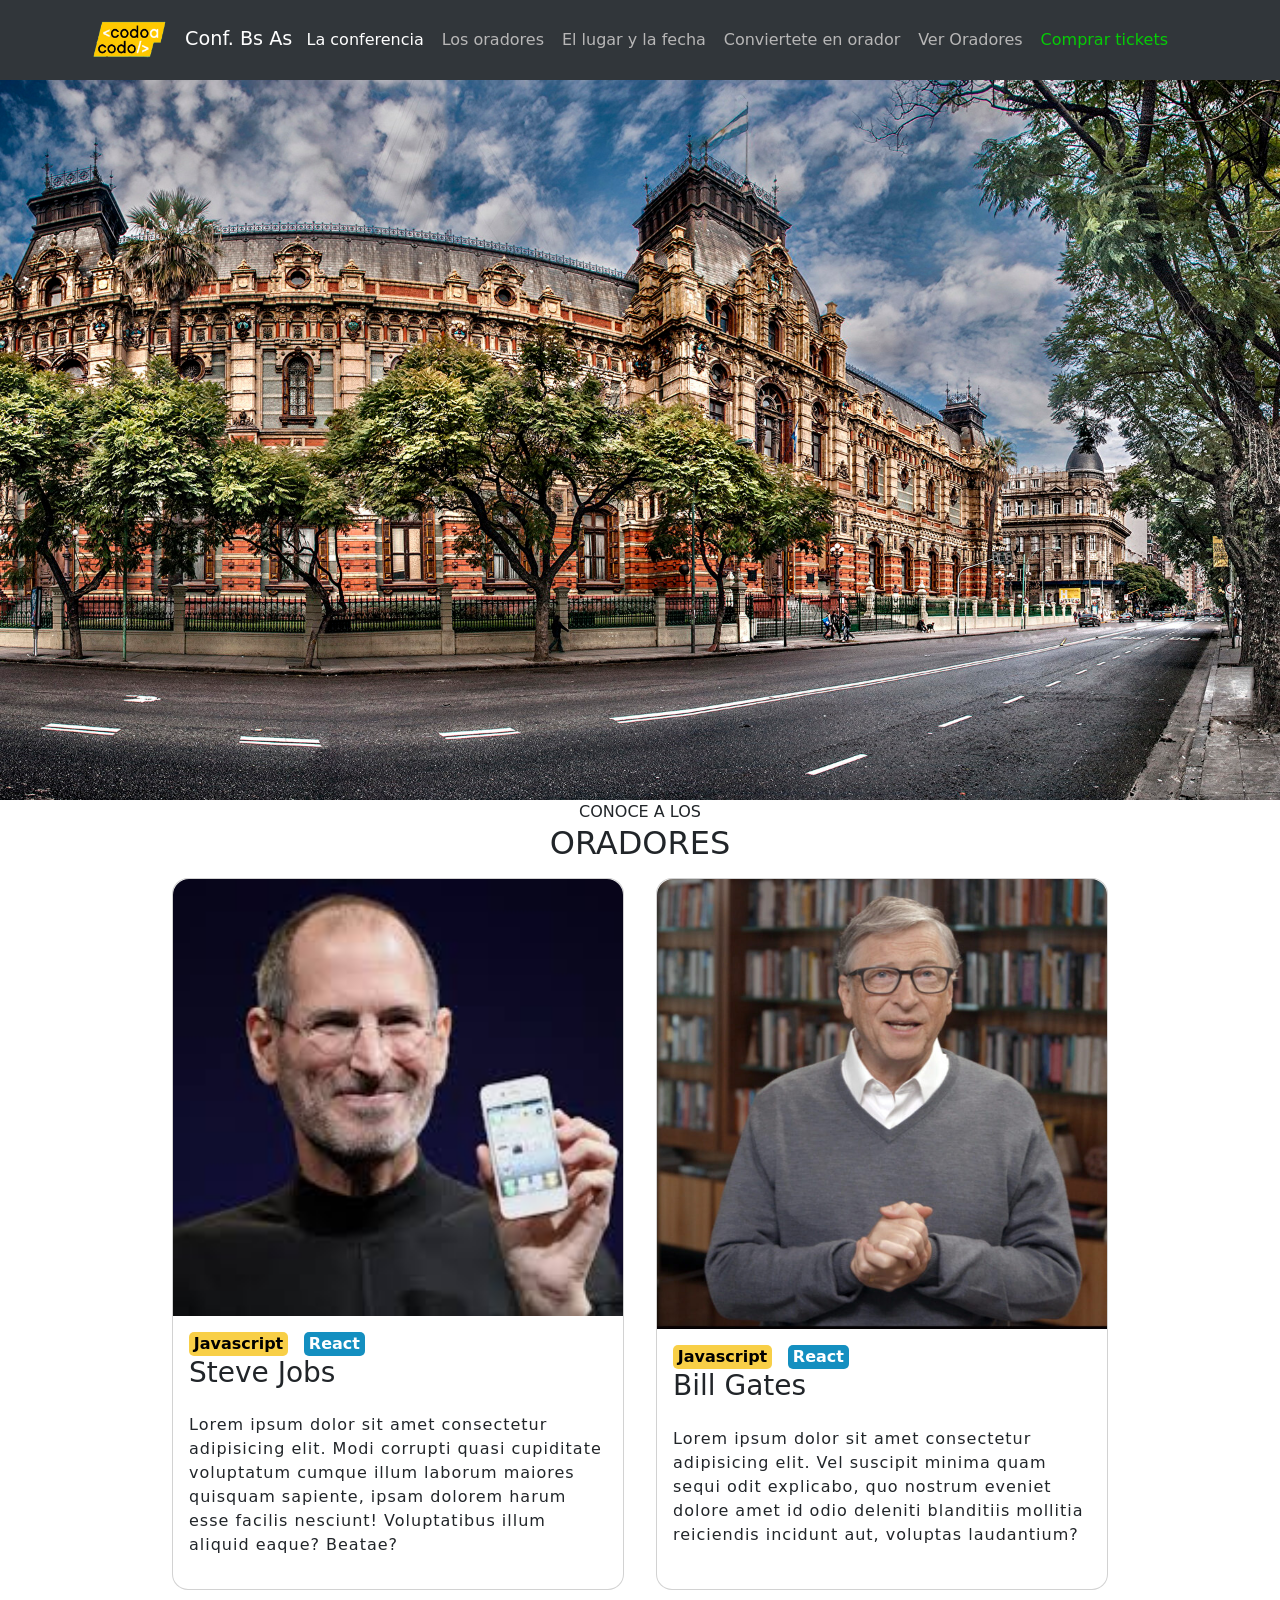
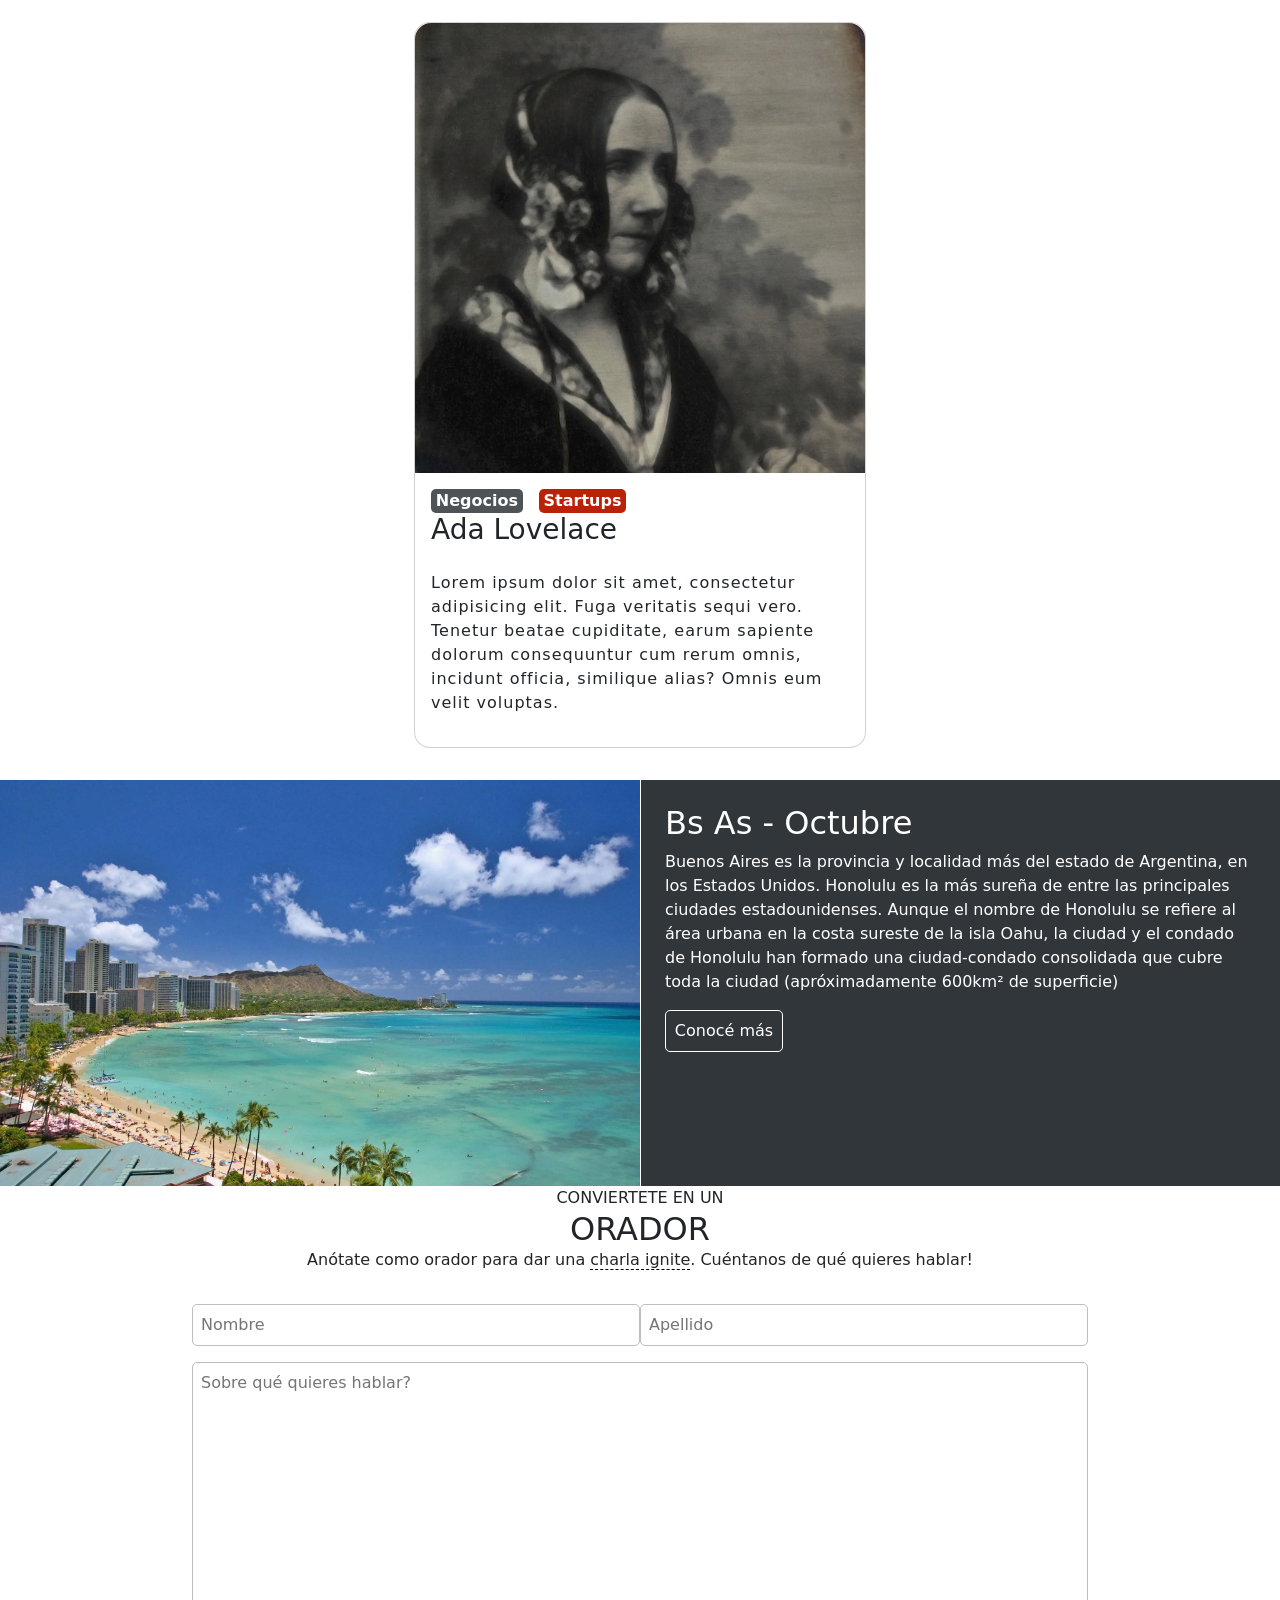
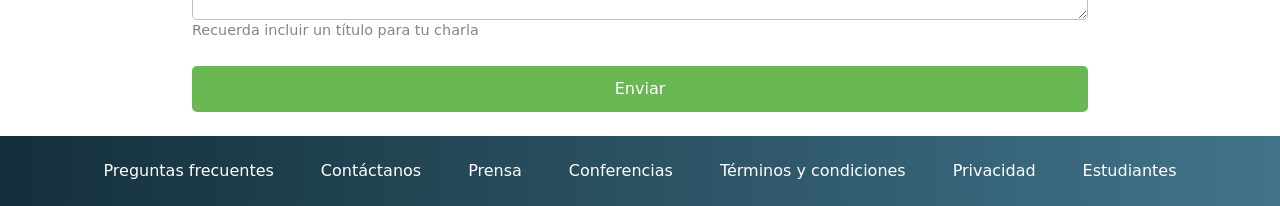
<file: target/proyecto_crud-1.0-SNAPSHOT/index.html>
<!DOCTYPE html>
<html lang="en">
<head>
    <meta charset="UTF-8">
    <meta name="viewport" content="width=device-width, initial-scale=1.0">
    <link href="https://cdn.jsdelivr.net/npm/bootstrap@5.3.2/dist/css/bootstrap.min.css" rel="stylesheet" integrity="sha384-T3c6CoIi6uLrA9TneNEoa7RxnatzjcDSCmG1MXxSR1GAsXEV/Dwwykc2MPK8M2HN" crossorigin="anonymous">
    <link rel="stylesheet" href="style.css">
    <title>Codo a Codo</title>
</head>
<body>
    <nav class="contenedor">
        <section class="img-text">
            <img class="img" src="./images/codoacodo.png" alt="logoCodoACodo">
            <span class="title">Conf. Bs As</span>
        </section>
        <section class="contenedor-links">
            <a class="links primero" href="#">La conferencia</a>
            <a class="links" href="#">Los oradores</a>
            <a class="links" href="#">El lugar y la fecha</a>
            <a class="links" href="#">Conviertete en orador</a>
            <a class="links" href="vistas/verOradores.jsp">Ver Oradores</a>
            <a class="links ultimo" href="./html/comprarTickets.html">Comprar tickets</a>
            
        </section>
    </nav>
    <section>
        <div id="carouselExample" class="carousel slide">
            <div class="carousel-inner">
              <div class="carousel-item active">
                <img src="./images/ba1.jpg" class="d-block w-100" alt="...">
              </div>
              <div class="carousel-item">
                <img src="./images/ba2.jpg" class="d-block w-100" alt="...">
              </div>
              <div class="carousel-item">
                <img src="./images/ba3.jpg" class="d-block w-100" alt="...">
              </div>
            </div>
            <button class="carousel-control-prev" type="button" data-bs-target="#carouselExample" data-bs-slide="prev">
              <span class="carousel-control-prev-icon" aria-hidden="true"></span>
              <span class="visually-hidden">Previous</span>
            </button>
            <button class="carousel-control-next" type="button" data-bs-target="#carouselExample" data-bs-slide="next">
              <span class="carousel-control-next-icon" aria-hidden="true"></span>
              <span class="visually-hidden">Next</span>
            </button>
          </div>
    </section>
    <section class="contenedor-oradores">
        <section class="titulos-oradores">
            <p class="primer-comentario">CONOCE A LOS</p>
            <p class="segundo-comentario">ORADORES</p>
        </section>
        <section class="cards-oradores">
            <article class="card">
                <img src="./images/steve.jpg" alt="steve">
                <section class="dato-orador">
                    <section class="caracteristica">
                        <p class="js">Javascript</p>
                        <p class="react">React</p>
                    </section>
                    <h3 class="nombre">Steve Jobs</h3>
                    <p class="descripcion">Lorem ipsum dolor sit amet consectetur adipisicing elit. Modi corrupti quasi cupiditate voluptatum cumque illum laborum maiores quisquam sapiente, ipsam dolorem harum esse facilis nesciunt! Voluptatibus illum aliquid eaque? Beatae?</p>
                </section>
            </article>
            <article class="card">
                <img src="./images/bill.jpg" alt="bill">
                <section class="dato-orador">
                    <section class="caracteristica">
                        <p class="js">Javascript</p>
                        <p class="react">React</p>
                    </section>
                    <h3 class="nombre">Bill Gates</h3>
                    <p class="descripcion">Lorem ipsum dolor sit amet consectetur adipisicing elit. Vel suscipit minima quam sequi odit explicabo, quo nostrum eveniet dolore amet id odio deleniti blanditiis mollitia reiciendis incidunt aut, voluptas laudantium?</p>
                </section>
            </article>
            <article class="card">
                <img src="./images/ada.jpeg" alt="ada">
                <section class="dato-orador">
                    <section class="caracteristica">
                        <p class="neg">Negocios</p>
                        <p class="start">Startups</p>
                    </section>
                    <h3 class="nombre">Ada Lovelace</h3>
                    <p class="descripcion">Lorem ipsum dolor sit amet, consectetur adipisicing elit. Fuga veritatis sequi vero. Tenetur beatae cupiditate, earum sapiente dolorum consequuntur cum rerum omnis, incidunt officia, similique alias? Omnis eum velit voluptas.</p>
                </section>
            </article>
        </section>
    </section>
    <section class="contenedor-playa">
        <img src="./images/honolulu.jpg" alt="honolulu">
        <section class="contenedor-textos">
            <h4>Bs As - Octubre</h4>
            <p>Buenos Aires es la provincia y localidad más del estado de Argentina, en los Estados Unidos. Honolulu es la más sureña de entre las principales ciudades estadounidenses. Aunque el nombre de Honolulu se refiere al área urbana en la costa sureste de la isla Oahu, la ciudad y el condado de Honolulu han formado una ciudad-condado consolidada que cubre toda la ciudad (apróximadamente 600km² de superficie)</p>
            <button type="button">Conocé más</button>
        </section>
    </section>
    <section class="form-contenedor">
        <section class="titulos-oradores">
            <p class="primer-comentario">CONVIERTETE EN UN</p>
            <p class="segundo-comentario">ORADOR</p>
        </section>
        <p class="primer-comentario">Anótate como orador para dar una <span>charla ignite</span>. Cuéntanos de qué quieres hablar!</p>
        <form class="form" action="registroOrador" method="post">
            <div class="nom-ape">
                <input type="text" name="nombre" placeholder="Nombre"></input>
                <input type="text" name="apellido" placeholder="Apellido"></input>
            </div>
            <textarea name="tema" id="" cols="30" rows="10" placeholder="Sobre qué quieres hablar?"></textarea>
            <p class="text-desc">Recuerda incluir un título para tu charla</p>
            <button type="submit">Enviar</button>
        </form>
    </section>
    <footer>
        <a href="#">Preguntas frecuentes</a>
        <a href="#">Contáctanos</a>
        <a href="#">Prensa</a>
        <a href="#">Conferencias</a>
        <a href="#">Términos y condiciones</a>
        <a href="#">Privacidad</a>
        <a href="#">Estudiantes</a>
    </footer>
    <script src="https://cdn.jsdelivr.net/npm/bootstrap@5.3.2/dist/js/bootstrap.bundle.min.js" integrity="sha384-C6RzsynM9kWDrMNeT87bh95OGNyZPhcTNXj1NW7RuBCsyN/o0jlpcV8Qyq46cDfL" crossorigin="anonymous"></script>
</body>
</html>
</file>
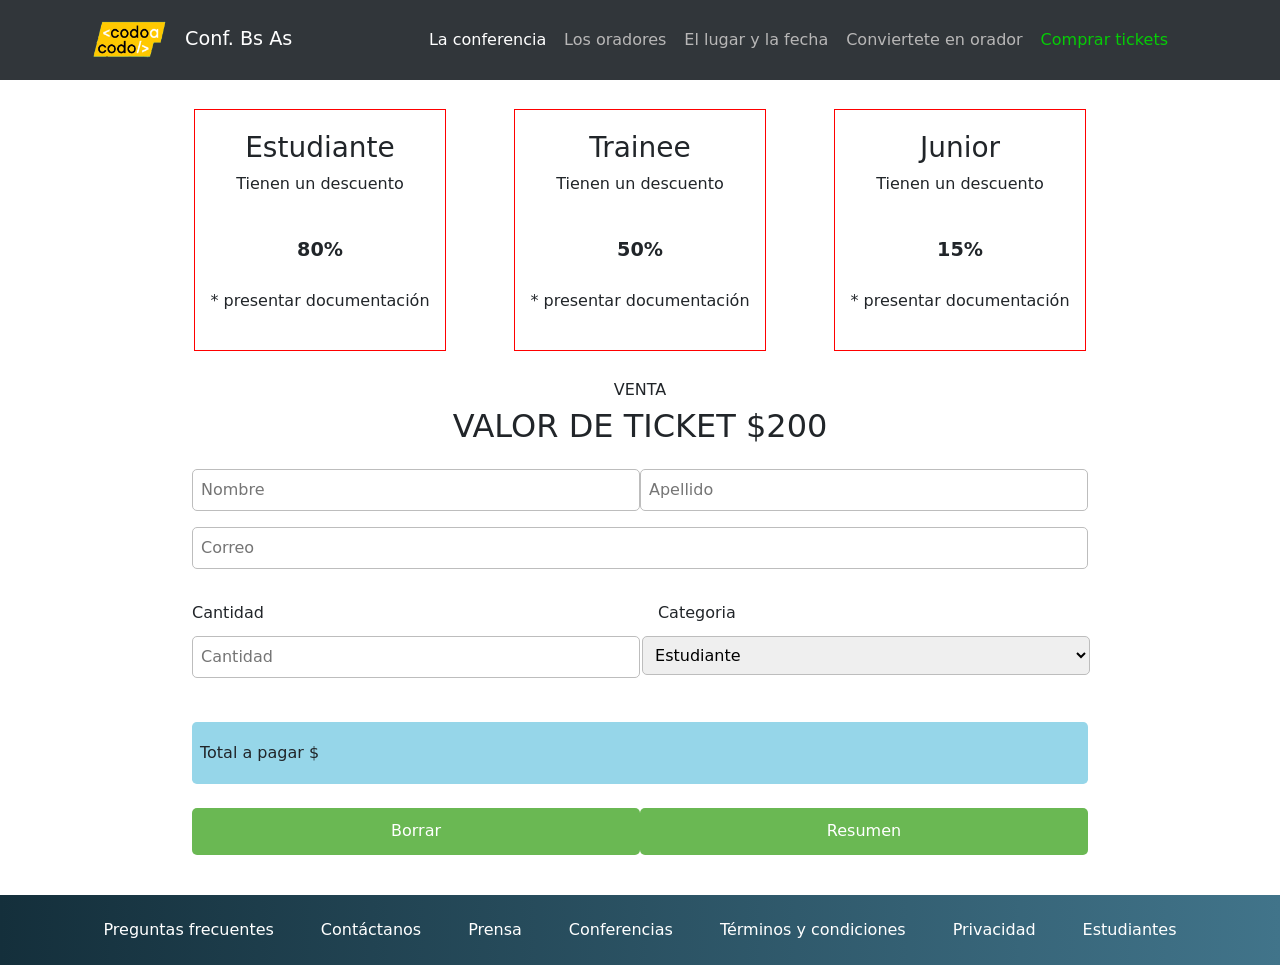
<file: target/proyecto_crud-1.0-SNAPSHOT/html/comprarTickets.html>
<!DOCTYPE html>
<html lang="en">
<head>
    <meta charset="UTF-8">
    <meta name="viewport" content="width=device-width, initial-scale=1.0">
    <link href="https://cdn.jsdelivr.net/npm/bootstrap@5.3.2/dist/css/bootstrap.min.css" rel="stylesheet" integrity="sha384-T3c6CoIi6uLrA9TneNEoa7RxnatzjcDSCmG1MXxSR1GAsXEV/Dwwykc2MPK8M2HN" crossorigin="anonymous">
    <link rel="stylesheet" href="../style.css">
    <link rel="stylesheet" href="../css/comprarTickets.css">
    <title>Codo a Codo</title>
</head>
<body>
    <nav class="contenedor">
        <section class="img-text">
            <img class="img" src="../images/codoacodo.png" alt="logoCodoACodo">
            <span class="title">Conf. Bs As</span>
        </section>
        <section class="contenedor-links">
            <a class="links primero" href="../index.html">La conferencia</a>
            <a class="links" href="#">Los oradores</a>
            <a class="links" href="#">El lugar y la fecha</a>
            <a class="links" href="#">Conviertete en orador</a>
            <a class="links ultimo" href="./html/comprarTickets.html">Comprar tickets</a>
        </section>
    </nav>

    <main>
        <section class="tarjetas-opciones">
            <article class="tarjeta-opcion">
                <h3>Estudiante</h3>
                <p>Tienen un descuento</p>
                <span>80%</span>
                <p>* presentar documentación</p>
            </article>
            <article class="tarjeta-opcion">
                <h3>Trainee</h3>
                <p>Tienen un descuento</p>
                <span>50%</span>
                <p>* presentar documentación</p>
            </article>
            <article class="tarjeta-opcion">
                <h3>Junior</h3>
                <p>Tienen un descuento</p>
                <span>15%</span>
                <p>* presentar documentación</p>
            </article>
        </section>
        <section class="titulos-venta">
            <h3 class="titulo-venta">VENTA</h3>
            <h2>VALOR DE TICKET $200</h2>
        </section>
        <form class="form" action="">
            <div class="nom-ape">
                <input type="text" placeholder="Nombre"></input>
                <input type="text" placeholder="Apellido"></input>
            </div>
            <input class="input-email" type="email" placeholder="Correo">
            <div class="cant-cat">
                <label class="cat" for="">Cantidad<input id="cant" class="option" type="text" placeholder="Cantidad"></input></label>
                <label class="cat" for="">Categoria 
                    <select class="option cate" name="" id="select">
                        <option value="Estudiante" selected>Estudiante</option>
                        <option value="Trainee">Trainee</option>
                        <option value="Junior">Junior</option>
                    </select>
                </label>
            </div>
            <div class="total-compra">
                <p class="total">Total a pagar $</p>
                <span id="imprimirPrecio"></span>
            </div>
            <section class="btn-form">
                <button type="reset" id="btn-borrar" class="btn-op-form">Borrar</button>
                <button id="btn-resumen" class="btn-op-form">Resumen</button>
            </section>
        </form>
    </main>
    
    <footer>
        <a href="#">Preguntas frecuentes</a>
        <a href="#">Contáctanos</a>
        <a href="#">Prensa</a>
        <a href="#">Conferencias</a>
        <a href="#">Términos y condiciones</a>
        <a href="#">Privacidad</a>
        <a href="#">Estudiantes</a>
    </footer>
    <script src="https://cdn.jsdelivr.net/npm/bootstrap@5.3.2/dist/js/bootstrap.bundle.min.js" integrity="sha384-C6RzsynM9kWDrMNeT87bh95OGNyZPhcTNXj1NW7RuBCsyN/o0jlpcV8Qyq46cDfL" crossorigin="anonymous"></script>
    <script src="../script.js"></script>

    
</body>
</html>
</file>
<file: target/proyecto_crud-1.0-SNAPSHOT/style.css>
*{
    margin: 0;
    padding: 0;
    box-sizing: content-box;
}

/* estilado del nav */

.contenedor{
    background-color: rgb(49, 54, 58);
    display: flex;
    justify-content: space-between;
    height: 80px;
    align-items: center;
}

.img-text{
    text-align: center;
    margin-left: 5rem;
}

.img{
    width: 100px;
    height: 60px;
}

.title{
    color: #fff;
    font-size: 1.2rem;
    font-weight: 500;
}

.contenedor-links{
    margin: auto 0;
    margin-right: 5rem;
}

.links{
    padding: 0.4rem;
    text-decoration: none;
    color: rgb(184, 183, 183);
}

.primero{
    color: #ffffff;
}

.ultimo{
    color: rgb(6, 204, 6);
    padding-right: 2rem;
}

/* Estilado de la sección de oradores */

.contenedor-oradores{
    display: flex;
    flex-direction: column;
    align-items: center;
    /* margin: 2rem; */
}

.primer-comentario{
    text-align: center;
    
}

.segundo-comentario{
    font-size: 2rem;
    text-align: center;
    font-weight: 500;
}

.cards-oradores{
    display: flex;
    flex-wrap: wrap;
    flex-direction: row;
    justify-content: center;
    margin: 0 1rem;
}

.card{
    width: 28.125rem;
    border-radius: 1rem;
    margin: 1rem;
}

.card img{
    border-top-right-radius: 1rem;
    border-top-left-radius: 1rem;
}

.dato-orador{
    display: flex;
    flex-direction: column;
    margin: 1rem;
}

.caracteristica{
    display: flex;
}

.nombre{
    margin-top: -1rem;
}

.caracteristica p{
    padding: 0 0.3rem ;
    margin-right: 1rem;
    border-radius: 5px;
    font-weight: 700;
}

.js{
    background-color: rgb(248, 207, 71);
    color: #000000;
}

.react{
    background-color: rgb(20, 143, 192);
    color: #ffffff;
}

.neg{
    background-color: rgb(78, 83, 87);
    color: #ffffff;
}

.start{
    background-color: rgb(187, 33, 6);
    color: #ffffff;
}

.descripcion{
    margin-top: 1rem;
    letter-spacing: 1px;
}

/* Tercera sección */

.contenedor-playa{
    margin-top: 1rem;
    max-width: 100%;
    display: flex;
}

.contenedor-playa img{
    max-width: 50%;
    height: auto;
}

.contenedor-textos{
    color: #ffffff;
    margin-left: 1px;
    background-color: rgb(49, 54, 58);
    padding: 1.5rem;
}

.contenedor-textos h4{
    font-size: 2rem;
}

.titulos-oradores p{
    margin-bottom: -0.3rem;
}

.contenedor-textos button{
    background-color: rgb(49, 54, 58);
    color: #ffffff;
    padding: 0.5rem;
    border: solid 1px #ffffff;
    border-radius: 5px;
    width: 100px;
}

/* sección formulario */

p span{
    border-bottom: dashed 0.1rem #000000;
}

.form{
    width: 70%;
    display: flex;
    margin: 0 auto;
    flex-direction: column;
}

.nom-ape{
    display: flex;
    justify-content: space-between;
    width: 100%;
    margin: 1rem 0;
}

.nom-ape input{
    width: 48%;
    padding: 0.5rem;
    border: solid 1px #bdbdbd;
    border-radius: 5px;
}

.form textarea{
    padding: 0.5rem;
    border: solid 1px #bdbdbd;
    border-radius: 5px;
}

.text-desc{
    color: #858585;
    font-size: 0.9rem;
}

.form button{
    color: #ffffff;
    background-color: rgb(106, 184, 83);
    padding: 0.7rem;
    margin: 0.5rem 0;
    border: none;
    border-radius: 5px;
}

/* sección footer */

footer{
    margin-top: 1rem;
    padding: 0 5rem;
    display: flex;
    justify-content: space-around;
    align-items: center;
    background: linear-gradient(to right, #142f3b, #41748a);
    /* background-color: #142f3b; */
    height: 70px;
}

footer a{
    color: #ffffff;
    text-decoration: none;
}
</file>
<file: target/proyecto_crud-1.0-SNAPSHOT/css/comprarTickets.css>
.btn-form{
    display: flex;
    width: 100%;
    margin: 1rem 0;
    justify-content: space-between;
}

.btn-op-form{
    width: 48%;
}

.titulos-venta{
    text-align: center;
}

.titulo-venta{
    font-size: 1rem;
}

.tarjetas-opciones{
    max-width: 75%;
    display: flex;
    /* justify-content: space-around; */
    margin: 0 auto;
}

.tarjeta-opcion{
    display: flex;
    flex-direction: column;
    justify-content: space-around;
    box-sizing: content-box;
    margin: 0 auto;
    justify-content: center;
    border: 1px solid red;
    margin-top: 1.8rem;
    margin-bottom: 1.8rem;
    text-align: center;
    width: 26%;
    height: 15rem;
}

.tarjeta-opcion span{
    font-size: 1.2rem;
    font-weight: bold;
    margin: 1.5rem;
}

.input-email{
    padding: 0.5rem;
    border: solid 1px #bdbdbd;
    border-radius: 5px;
}

.cant-cat{
    display: flex;
    justify-content: space-between;
    width: 100%;
    padding: 2rem 0;
}

.cat{
    display: flex;
    flex-direction: column;
    width: 48%;
}

.option{
    width: 100%;
    padding: 0.5rem;
    border: solid 1px #bdbdbd;
    border-radius: 5px;
    margin: 0.7rem 0;
}

.cate{
    margin-left: -0.99rem;
}

.total-compra{
    display: flex;
    justify-content: space-between;
    padding: 0.5rem;
    background-color: rgb(150, 214, 233);
    border-radius: .3rem;
    height: 2.92rem;
}

/* .total-compra p{
    height: 100%;
    align-items: center;
} */

.total{
    display: flex;
    align-items: center;
    height: 100%;
}

.total-compra span{
    display: flex;
    justify-content: center;
    align-items: center;
    width: 50px;
    height: 50px;
}
</file>
